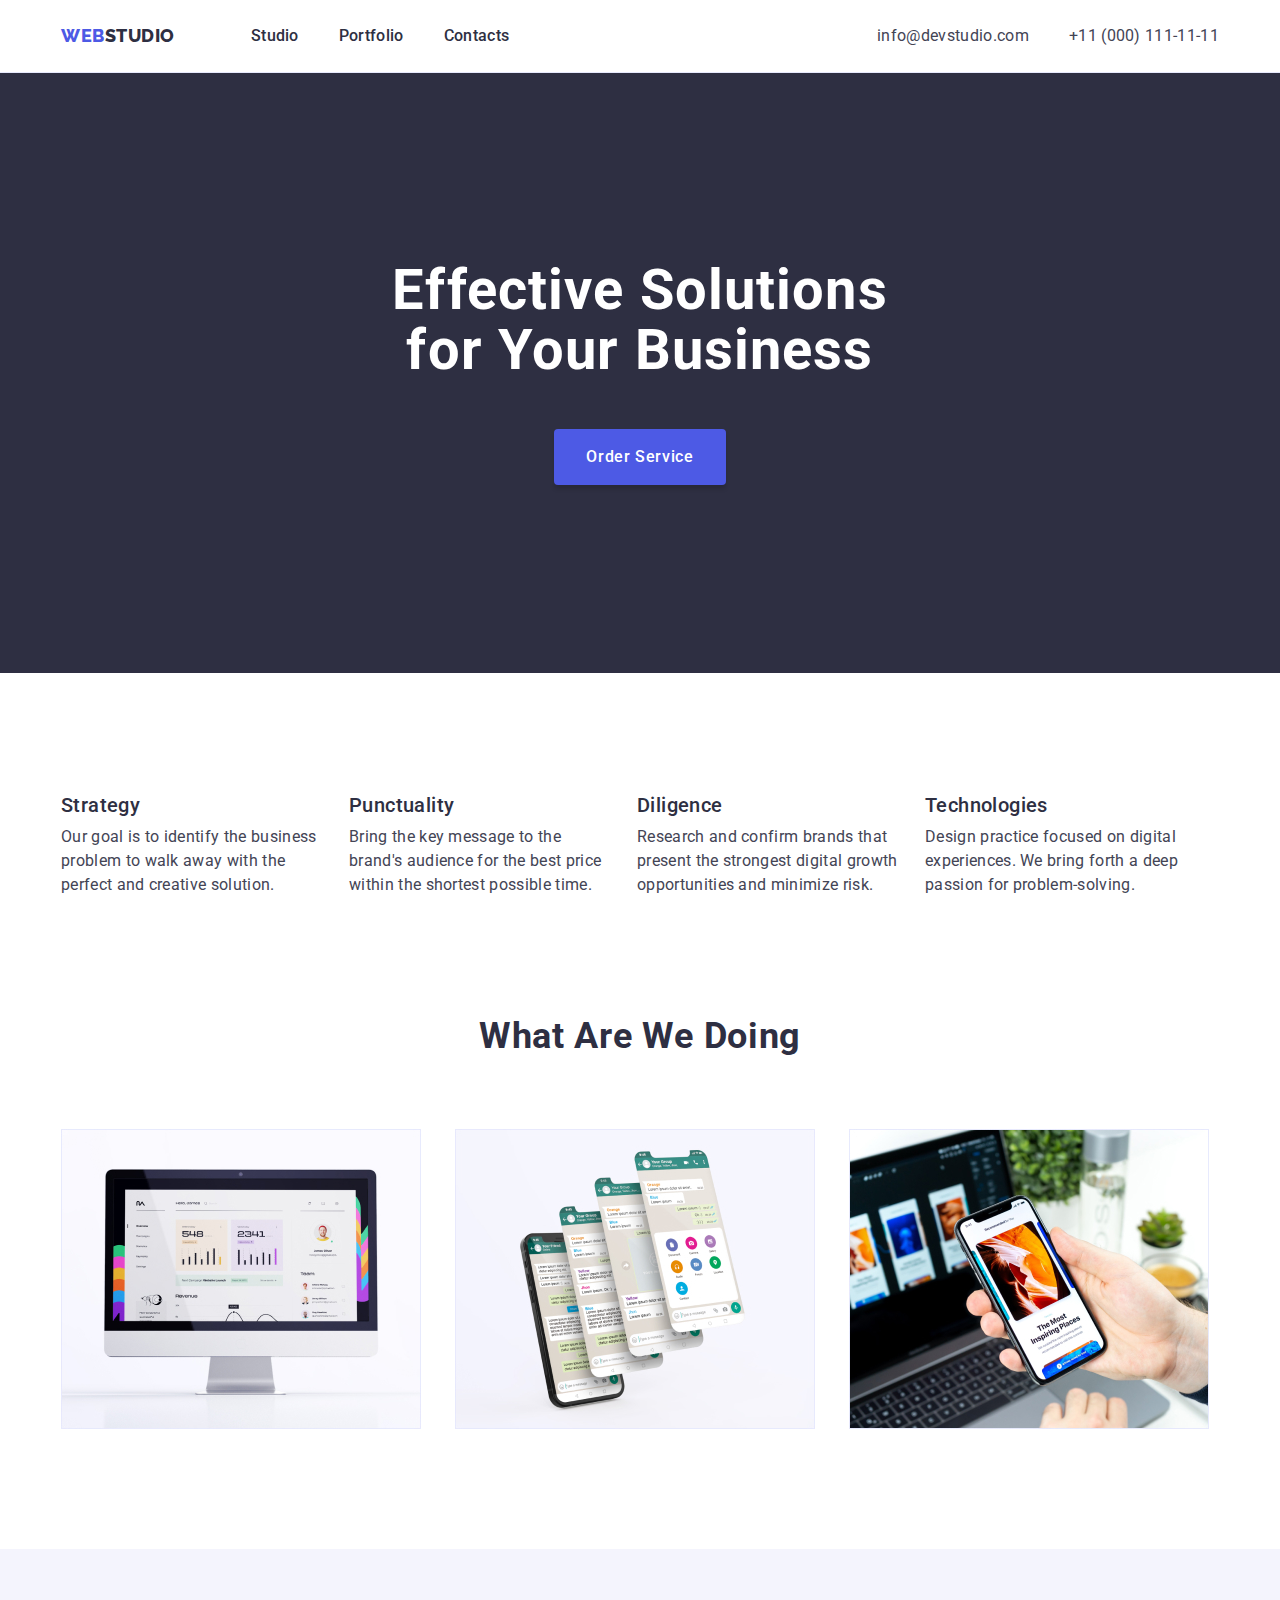
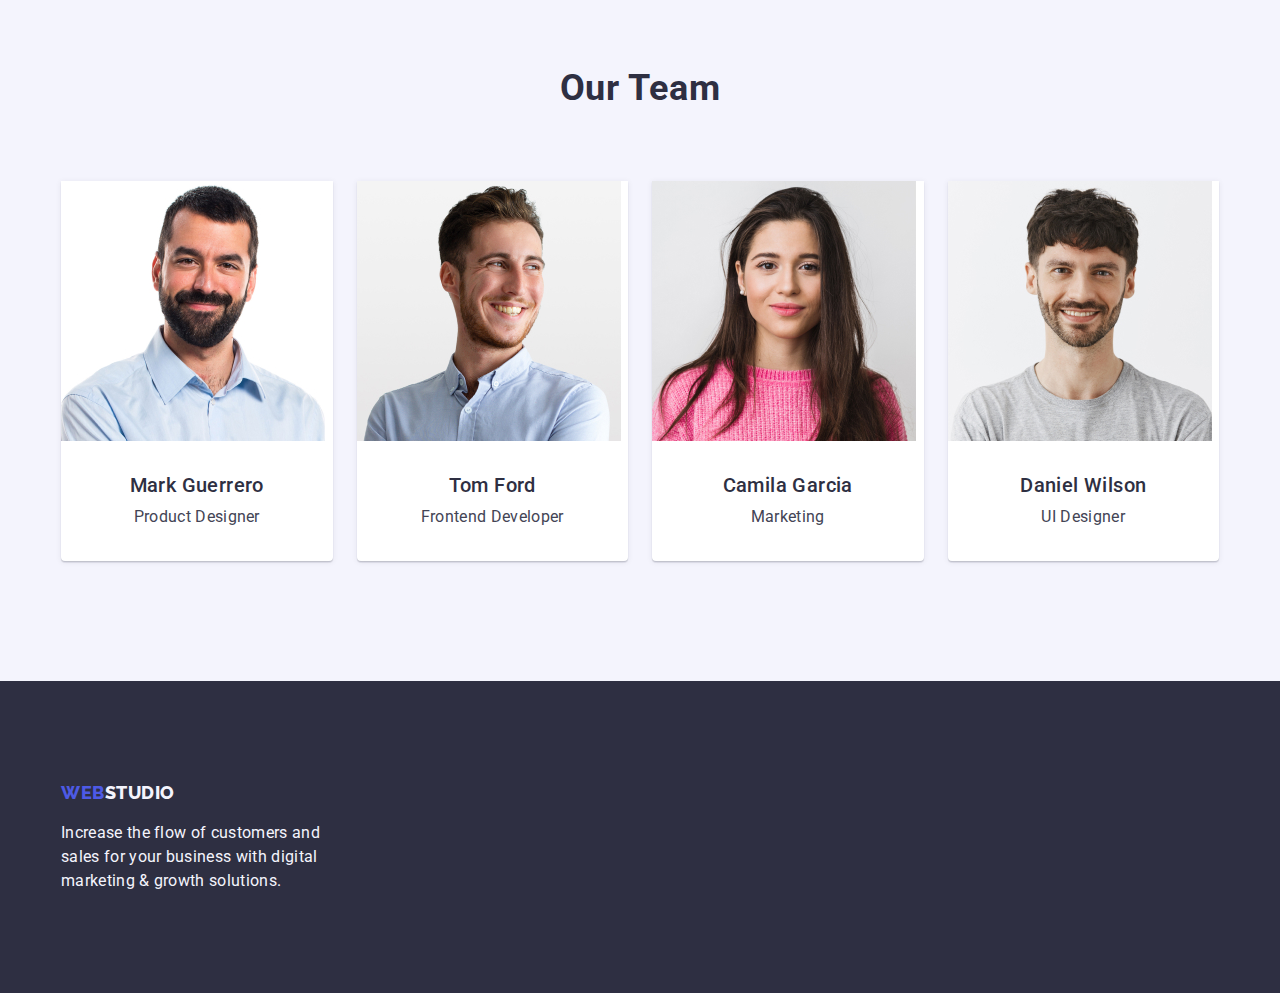
<file: index.html>
<!DOCTYPE html>
<html lang="en">
<head>
    <meta charset="UTF-8">
    <meta http-equiv="X-UA-Compatible" content="IE=edge">
    <meta name="viewport" content="width=device-width, initial-scale=1.0">
    <title>Web Studio</title>
    <link rel="preconnect" href="https://fonts.googleapis.com">
    <link rel="preconnect" href="https://fonts.gstatic.com" crossorigin>
    <link href="https://fonts.googleapis.com/css2?family=Raleway:wght@800&family=Roboto:wght@400;500;700;900&display=swap" rel="stylesheet">
    <link rel="stylesheet" href="https://cdnjs.cloudflare.com/ajax/libs/modern-normalize/1.1.0/modern-normalize.min.css" integrity="sha512-wpPYUAdjBVSE4KJnH1VR1HeZfpl1ub8YT/NKx4PuQ5NmX2tKuGu6U/JRp5y+Y8XG2tV+wKQpNHVUX03MfMFn9Q==" crossorigin="anonymous" referrerpolicy="no-referrer" />
    <link rel="stylesheet" href="./css/styles.css">
</head>
<body>
    <header class="header">
        <div class="container header-container">
            <nav class="header-navigation link">
                <a class="header-logo link" href="./index.html">
                    Web<span class="header-logo-span">Studio</span>
                </a>
                <ul class="header-list list">
                    <li><a class="header-item link" href="./index.html">Studio</a></li>
                    <li><a class="header-item link" href="./portfolio.html">Portfolio</a></li>
                    <li><a class="header-item link" href="">Contacts</a></li>
                </ul>
            </nav>
            <address class="header-address">
                <ul class="header-address-list list">
                    <li class="header-address-item link">
                        <a class="address link" href="mailto:info@devstudio.com">info@devstudio.com</a>
                    </li>
                    <li class="header-address-item">
                        <a class="address link" href="tel:+110001111111">+11 (000) 111-11-11</a>
                    </li>
                </ul>
            </address>
        </div>
    </header>
<main>
<section class="hero">
    <div class="container">
        <h1 class="hero-title">Effective Solutions for Your Business</h1>
        <button class="hero-btn" type="button">Order Service</button>
    </div>
</section>
<section class="feature">
    <h2 hidden class="feature-hidden-title">list of specialities</h2>
    <div class="container">
        <ul class="feature-list list">
            <li class="feature-item">
            <h3 class="feature-title">Strategy</h3>
            <p class="feature-paragraph">Our goal is to identify the business problem to walk away with the perfect and creative solution.</p>
            </li>
            <li class="feature-item">
                <h3 class="feature-title">Punctuality</h3>
                <p class="feature-paragraph">Bring the key message to the brand's audience for the best price within the shortest possible time.</p>
            </li>
            <li class="feature-item">
                <h3 class="feature-title">Diligence</h3>
                <p class="feature-paragraph">Research and confirm brands that present the strongest digital growth opportunities and minimize risk.</p>
            </li>
            <li class="feature-item">
                <h3 class="feature-title">Technologies</h3>
                <p class="feature-paragraph">Design practice focused on digital experiences. We bring forth a deep passion for problem-solving.</p>
            </li>
        </ul>
    </div>
</section>
<section class="work section">
    <div class="container">
        <h2 class="work-title">What are we doing</h2>
        <ul class="work-list list">
            <li class="work-item">
                <img src="./images/monitor.jpg" alt="monitor" width="360" height="300">
            </li>
            <li class="work-item">
                <img src="./images/dialogue.jpg" alt="dialogue" width="360" height="300">
            </li>
            <li class="work-item">
                <img src="./images/telephone.jpg" alt="telephone" width="360" height="300">
            </li>
        </ul>
    </div>
</section>
<section class="team section">
   <div class="container">
        <h2 class="team-title">Our Team</h2>
        <ul class="team-list list">
            <li class="team-item">
                <img src="./images/mark_guerrero.jpg" alt="Mark Guerrero" width="264" height="260">
                <h3 class="team-list-title">Mark Guerrero</h3>
                <p class="team-paragraph">Product Designer</p>
            </li>
            <li class="team-item">
                <img src="./images/tom_ford.jpg" alt="Tom Ford" width="264" height="260">
                <h3 class="team-list-title">Tom Ford</h3>
                <p class="team-paragraph">Frontend Developer</p>
            </li>
            <li class="team-item">
                <img src="./images/camila_garcia.jpg" alt="Camila Garcia" width="264" height="260">
                <h3 class="team-list-title">Camila Garcia</h3>
                <p class="team-paragraph">Marketing</p>
            </li>
            <li class="team-item">
                <img src="./images/daniel_wilson.jpg" alt="Daniel Wilson" width="264" height="260">
                <h3 class="team-list-title">Daniel Wilson</h3>
                <p class="team-paragraph">UI Designer</p>
            </li>
        </ul>
   </div>
</section>
</main> 
<footer class="footer"> 
    <div class="container">
        <a class="footer-logo link" href="./index.html">
        Web<span class="footer-logo-span">Studio</span>
        </a>
        <p class="footer-top-text">Increase the flow of customers and sales for your business with digital marketing & growth solutions.</p>
    </div>
</footer>   
</body>
</html>
</file>
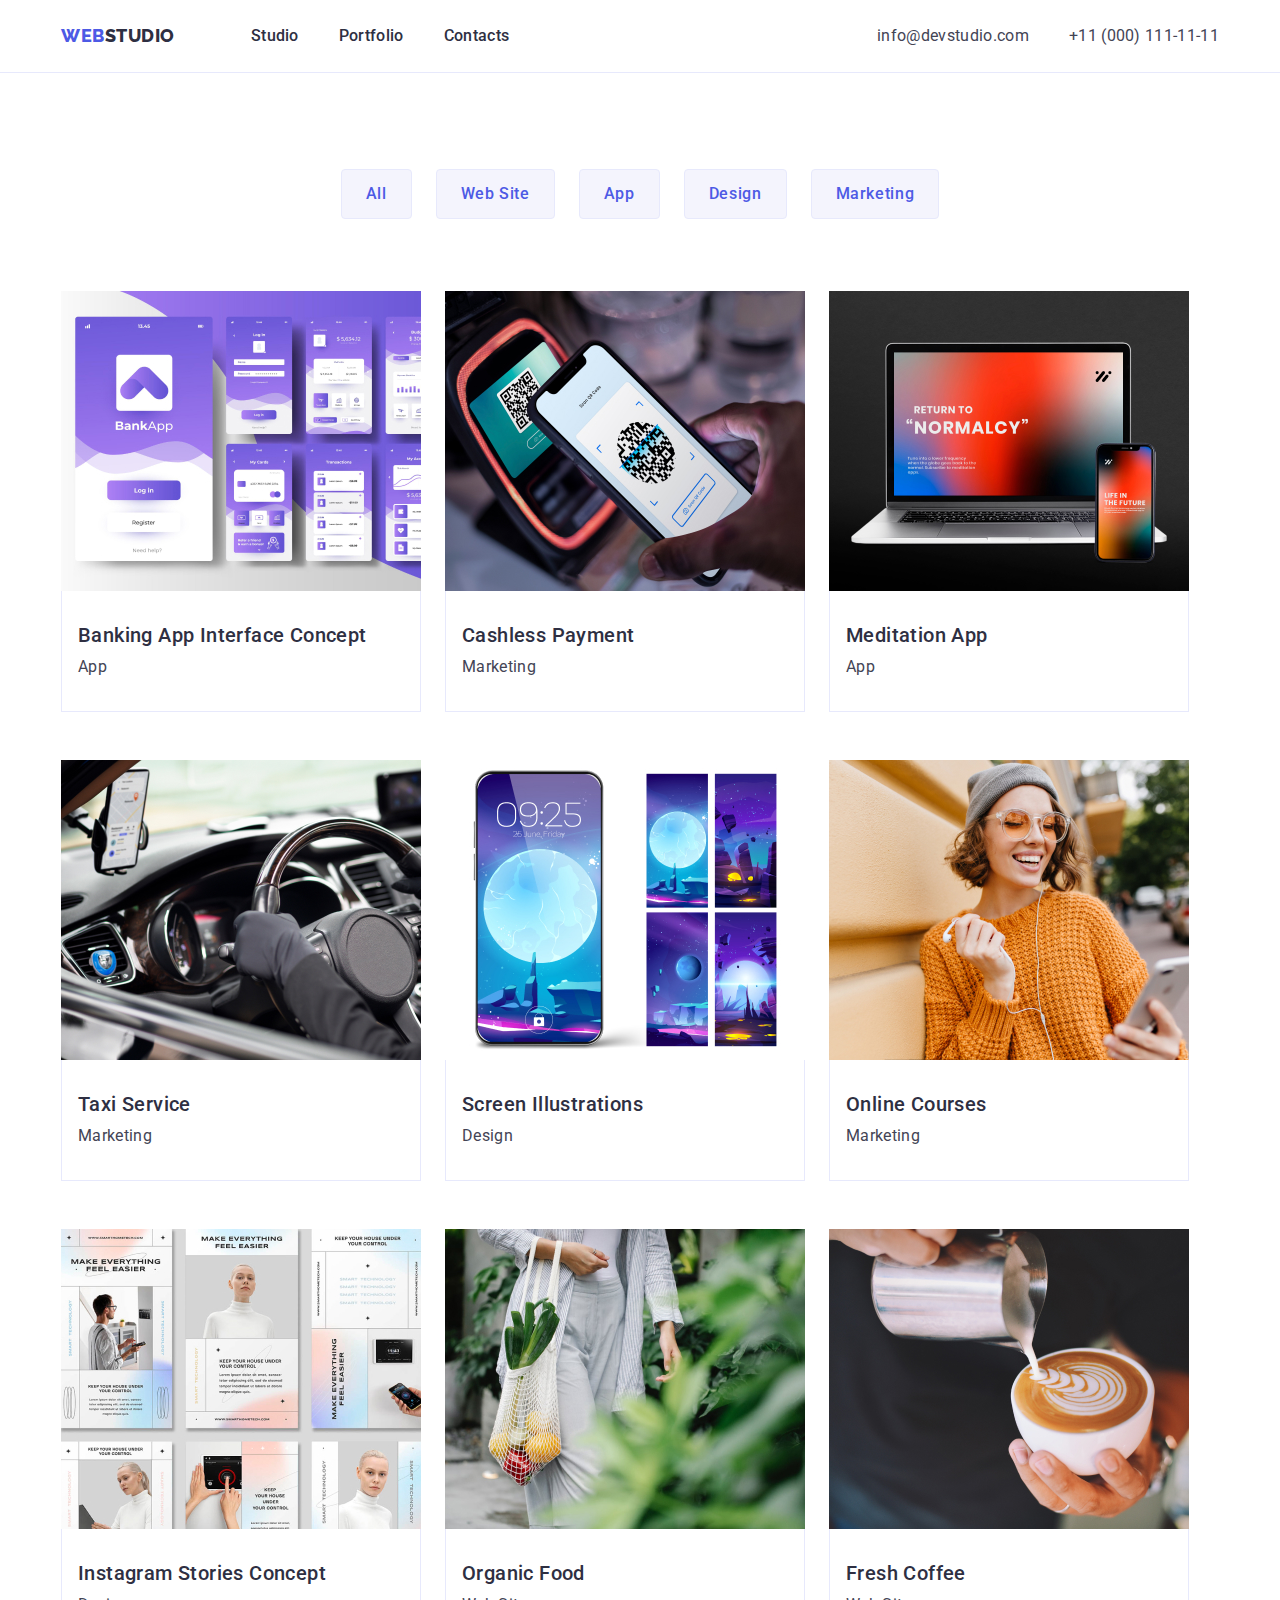
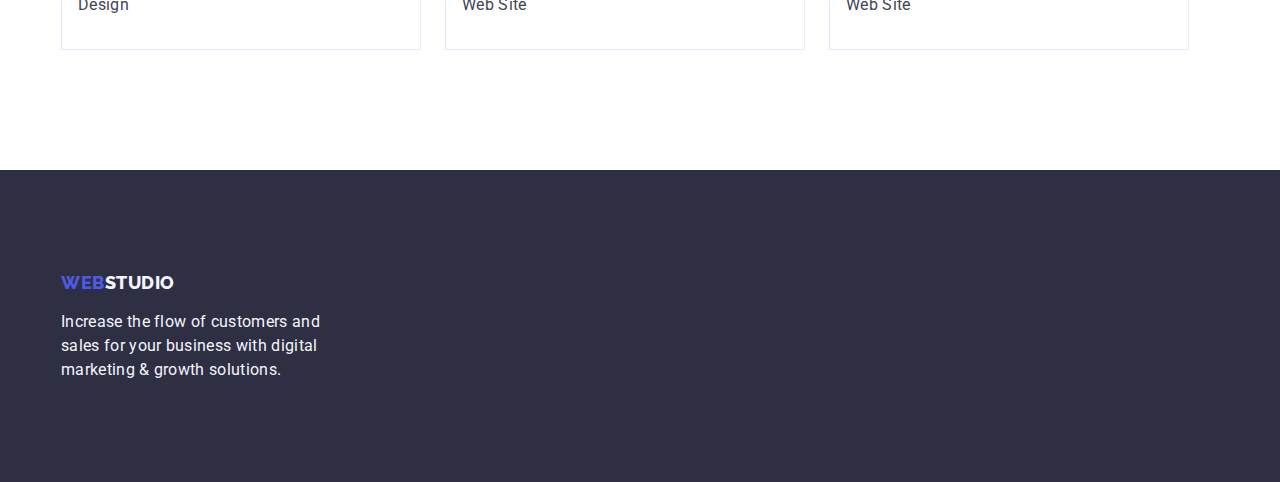
<file: portfolio.html>
<!DOCTYPE html>
<html lang="en">
<head>
    <meta charset="UTF-8">
    <meta http-equiv="X-UA-Compatible" content="IE=edge">
    <meta name="viewport" content="width=device-width, initial-scale=1.0">
    <title>Web Studio</title>
    <link rel="preconnect" href="https://fonts.googleapis.com">
    <link rel="preconnect" href="https://fonts.gstatic.com" crossorigin>
    <link href="https://fonts.googleapis.com/css2?family=Raleway:wght@800&family=Roboto:wght@400;500;700;900&display=swap" rel="stylesheet">
    <link rel="stylesheet" href="https://cdnjs.cloudflare.com/ajax/libs/modern-normalize/1.1.0/modern-normalize.min.css" integrity="sha512-wpPYUAdjBVSE4KJnH1VR1HeZfpl1ub8YT/NKx4PuQ5NmX2tKuGu6U/JRp5y+Y8XG2tV+wKQpNHVUX03MfMFn9Q==" crossorigin="anonymous" referrerpolicy="no-referrer" />
    <link rel="stylesheet" href="./css/styles.css">
</head>
<body>
    <header class="header">
        <div class="container header-container">
            <nav class="header-navigation link">
                <a class="header-logo link" href="./index.html">
                    Web<span class="header-logo-span">Studio</span>
                </a>
                <ul class="header-list list">
                    <li><a class="header-item link" href="./index.html">Studio</a></li>
                    <li><a class="header-item link" href="./portfolio.html">Portfolio</a></li>
                    <li><a class="header-item link" href="">Contacts</a></li>
                </ul>
            </nav>
            <address class="header-address">
                <ul class="header-address-list list">
                    <li class="header-address-item link">
                        <a class="address link" href="mailto:info@devstudio.com">info@devstudio.com</a>
                    </li>
                    <li class="header-address-item link">
                        <a class="address link" href="tel:+110001111111">+11 (000) 111-11-11</a>
                    </li>
                </ul>
            </address>
        </div>
    </header>
    <main>
        <section class="portfolio">
           <div class="container">
            <ul class="portfolio-list list">
                <li class="portfolio-item">
                    <button class="portfolio-btn" type="button">All</button>
                </li>
                <li class="portfolio-item">
                    <button class="portfolio-btn" type="button">Web Site</button>
                </li>
                <li class="portfolio-item">
                    <button class="portfolio-btn" type="button">App</button>
                </li>
                <li class="portfolio-item">
                    <button class="portfolio-btn" type="button">Design</button>
                </li>
                <li class="portfolio-item">
                    <button class="portfolio-btn" type="button">Marketing</button>
                </li>
            </ul>
            <ul class="card-list list">
                <li class="card-item link">
                    <a class="link" href="">
                        <img src="./images/banking_app_interface_concept.jpg" alt="Interface nests" width="360" height="300">
                        <div class="description">
                            <h2 class="card-title">Banking App Interface Concept</h2>
                            <p class="card-paragraph">App</p>
                        </div>
                    </a>
                </li>
                <li class="card-item link">
                    <a class="link" href="">
                        <img src="./images/cashless_payment.jpg" alt="Cashless Payment" width="360" height="300">
                        <div class="description">
                            <h2 class="card-title">Cashless Payment</h2>
                            <p class="card-paragraph">Marketing</p>
                        </div>
                    </a> 
                </li>
                <li class="card-item link">
                    <a class="link" href="">
                        <img src="./images/meditation_app.jpg" alt="laptop with phone" width="360" height="300">
                        <div class="description">
                            <h2 class="card-title">Meditation App</h2>
                            <p class="card-paragraph">App</p>
                        </div>
                    </a>
                </li>
                <li class="card-item link">
                    <a class="link" href="">
                        <img src="./images/taxi_service.jpg" alt="Taxi steering wheel" width="360" height="300">
                        <div class="description">
                            <h2 class="card-title">Taxi Service</h2>
                            <p class="card-paragraph">Marketing</p>
                        </div>
                    </a>
                </li>
                <li class="card-item link">
                    <a class="link" href="">
                        <img src="./images/screen_illustrations.jpg" alt="Screen Illustrations" width="360" height="300">
                        <div class="description">
                            <h2 class="card-title">Screen Illustrations</h2>
                            <p class="card-paragraph">Design</p>
                        </div>
                    </a>
                </li>
                <li class="card-item link">
                    <a class="link" href="">
                        <img src="./images/online_courses.jpg" alt="Smiling woman" width="360" height="300">
                        <div class="description">
                            <h2 class="card-title">Online Courses</h2>
                            <p class="card-paragraph">Marketing</p>
                        </div>
                    </a>
                </li>
                <li class="card-item link">
                    <a class="link" href="">
                        <img src="./images/instagram_stories_concept.jpg" alt="Instagram page tabs" width="360" height="300">
                        <div class="description">
                            <h2 class="card-title">Instagram Stories Concept</h2>
                            <p class="card-paragraph">Design</p>
                        </div>
                    </a>
                <li class="card-item link">
                    <a class="link" href="">
                        <img src="./images/organic_food.jpg" alt="a woman with a bag of organic food" width="360" height="300">
                        <div class="description">
                            <h2 class="card-title">Organic Food</h2>
                            <p class="card-paragraph">Web Site</p>
                        </div>
                    </a>
                <li class="card-item link">
                    <a class="link" href="">
                        <img src="./images/fresh_coffee.jpg" alt="Coffee making" width="360" height="300">
                        <div class="description">
                            <h2 class="card-title">Fresh Coffee</h2>
                            <p class="card-paragraph">Web Site</p>
                        </div>
                    </a>
                </li>
            </ul>
            </div>
        </section>
    </main>
    <footer class="footer">
        <div class="container">
            <a class="footer-logo link" href="./index.html">
                Web<span class="footer-logo-span">Studio</span>
                </a>
                <p class="footer-top-text">Increase the flow of customers and sales for your business with digital marketing & growth solutions.</p>
        </div>
    </footer> 
</body>
</html>
</file>
<file: css/styles.css>
body {
    font-family: "Roboto", sans-serif;
    color: var(--primery-text-color);
    background-color: var(--color-title);
    :root
}

:root {
    --primery-text-color:#434455;
    --title-text-color:#2E2F42;
    --color-web:#4D5AE5;
    --color-title:#FFFFFF;
    --color-footer-text:#F4F4FD;
    --hover-and-focus-color:#404BBF;
}

* {
    margin: 0;
    padding: 0;
}

p,h1,h2,h3,h4,h5,h6 {
    margin: 0;
}

ul {
    margin: 0;
    padding-left: 0;
}

img {
    display: block;
}

.list {
    list-style: none;
}

.link {
    text-decoration: none;
}

.section {
    padding-top: 120px;
    padding-bottom: 120px;
}

.container {
    width: 1158px;
    padding-left: 15px;
    padding-right: 15px;
    margin: 0 auto;
}

.header {
padding-top: 24px;
padding-bottom: 24px;
border-bottom: 1px solid #E7E9FC;
}

.header-container {
    display: flex;
    align-items: center;
}

.header-navigation {
    display: flex;
    align-items: center;
    margin-right: auto;
}
.header-logo {
    font-family: "Raleway", sans-serif;
    font-weight: 800;
    font-size: 18px;
    line-height: 1.17;
    letter-spacing: 0.03em;
    text-transform: uppercase;
    color: var(--color-web);
    margin-right: 76px;
}

.header-logo-span {
    color: var(--title-text-color);
}

.header-list {
    display: flex;
    gap: 40px;
}

.header-list:is(:hover, :focus) {
    color: var(--hover-and-focus-color);
}

.header-item {
    font-weight: 500;
    font-size: 16px;
    line-height: 1.5;
    letter-spacing: 0.02em;
    color: var(--title-text-color);
}

.header-item:is(:hover, :focus) {
    color: var(--hover-and-focus-color);
}

.header-address{
    font-style: normal;
}

.header-address-list{
    display: flex;
    align-items: center;
    gap: 40px;
}

.header-address-item {

}

.address {
    font-weight: 400;
    font-size: 16px;
    line-height: 1.5;
    letter-spacing: 0.02em;
    color: var(--primery-text-color);
}

.address:hover {
    color: var(--hover-and-focus-color);
}

.address:focus {
    color: var(--hover-and-focus-color);
}

.hero {
    background: var(--title-text-color);
    padding-top: 188px;
    padding-bottom: 188px;
}

.hero-title {
    font-weight: 700;
    font-size: 56px;
    line-height: 1.07;
    text-align: center;
    letter-spacing: 0.02em;
    color: var(--color-title);
    width: 496px;
    margin: 0 auto;
    margin-bottom: 48px;
}

.hero-btn {
    font-family: "Roboto", sans-serif;
    font-weight: 500;
    font-size: 16px;
    line-height: 1.5;
    letter-spacing: 0.04em;
    color: var(--color-title);
    background: var(--color-web);
    cursor: pointer;
    padding: 16px 32px;
    box-shadow: 0px 4px 4px rgba(0, 0, 0, 0.15);
    border-radius: 4px;
    margin: 0 auto;
    display: flex;
    border: 1px;
}

.hero-btn:hover {
    background: var(--hover-and-focus-color);
}

.hero-btn:focus {
    background: var(--hover-and-focus-color);
}

.feature {
    padding-top: 120px;
}

.feature-list {
    display: flex;
    gap: 24px;
}

.feature-item {
    width: 264px;
    height: 104px;
}

.feature-title {
    font-weight: 500;
    font-size: 20px;
    line-height: 1.2;
    letter-spacing: 0.02em;
    color: var(--title-text-color);
    margin-bottom: 8px;
}

.feature-paragraph {
    font-weight: 400;
    font-size: 16px;
    line-height: 1.5;
    letter-spacing: 0.02em;
    color: var(--primery-text-color);
}

.work {

}

.work-title {
    font-size: 36px;
    line-height: 1.11;
    text-align: center;
    letter-spacing: 0.02em;
    text-transform: capitalize;
    color: var(--title-text-color);
    margin-bottom: 72px;
}

.work-list {
    display: flex;
    gap: 24px;
    margin: 0 auto;
}

.work-item {
    width: calc((100% - 48px) / 3);
}

.team {
    background-color: var(--color-footer-text);
}

.team-title {
    font-size: 36px;
    line-height: 1.11;
    text-align: center;
    letter-spacing: 0.02em;
    text-transform: capitalize;
    color: var(--title-text-color);
    margin-bottom: 72px;
    
}

.team-list {
    display: flex;
    gap: 24px;
}

.team-item {
    background-color: var(--color-title);
    box-shadow: 0px 1px 6px rgba(46, 47, 66, 0.08), 0px 1px 1px rgba(46, 47, 66, 0.16), 0px 2px 1px rgba(46, 47, 66, 0.08);
    border-radius: 0px 0px 4px 4px;
    width: calc((100% - 72px) / 4);
    padding-bottom: 32px;
    
}

.team-list-title {
    font-weight: 500;
    font-size: 20px;
    line-height: 1.2;
    letter-spacing: 0.02em;
    color: var(--title-text-color);
    margin-top: 32px;
    margin-bottom: 8px;
    text-align: center;
}

.team-paragraph {
    font-size: 16px;
    line-height: 1.5;
    letter-spacing: 0.02em;
    color: var(--primery-text-color);
    text-align: center;
}

.footer {
    background: var(--title-text-color);
    padding-top: 101.5px;
    padding-bottom: 100px;
}

.footer-logo {
    font-family: "Raleway", sans-serif;
    font-weight: 800;
    font-size: 18px;
    line-height: 1.17;
    letter-spacing: 0.03em;
    text-transform: uppercase;
    color: var(--color-web);
}

.footer-logo-span {
    color: var(--color-footer-text);
}

.footer-top-text {
    font-weight: 400;
    font-size: 16px;
    line-height: 1.5;
    letter-spacing: 0.02em;
    color: var(--color-footer-text);
    width: 264px;
    margin-top: 17.5px;
}

/*-------------початок портфоліо-------------*/

body {
    font-family: "Roboto", sans-serif;
    color: var(--primery-text-color);
}

.portfolio {
    padding-top: 96px;
    padding-bottom: 120px;
}

.portfolio-list {
    display: flex;
    justify-content: center;
    gap: 24px;
    margin-bottom: 72px;
}

.portfolio-item {

}

.portfolio-btn {
    font-family: "Roboto",sans-serif;
    font-weight: 500;
    font-size: 16px;
    line-height: 1.5;
    letter-spacing: 0.04em;
    color: var(--color-web);
    background-color: var(--color-footer-text);
    cursor: pointer;
    padding: 12px 24px;
    border: 1px solid #E7E9FC;
    border-radius: 4px;
}

.portfolio-btn:hover {
    color: var(--color-title);
    background-color: var(--hover-and-focus-color);
    border: 1px solid;
}

.portfolio-btn:focus {
    color: var(--color-title);
    background-color: var(--hover-and-focus-color);
}

.card-list {
    display: flex;
    margin: 0 auto;
    flex-wrap: wrap;
    gap: 48px 24px;
}

.card-item {
    width: 360px;
    width: calc ((100% - 48px) / 3);
}

.link {
    
}

.description {
padding-top: 32px;
padding-bottom: 32px;
padding-left: 16px;
border: 1px solid #E7E9FC;
border-top: 0px;
}

.card-title {
    font-weight: 500;
    font-size: 20px;
    line-height: 1.2;
    letter-spacing: 0.02em;
    color: var(--title-text-color);
    margin-bottom: 8px;
}

.card-paragraph {
    font-size: 16px;
    line-height: 1.5;
    letter-spacing: 0.02em;
    color: var(--primery-text-color);
}
</file>
